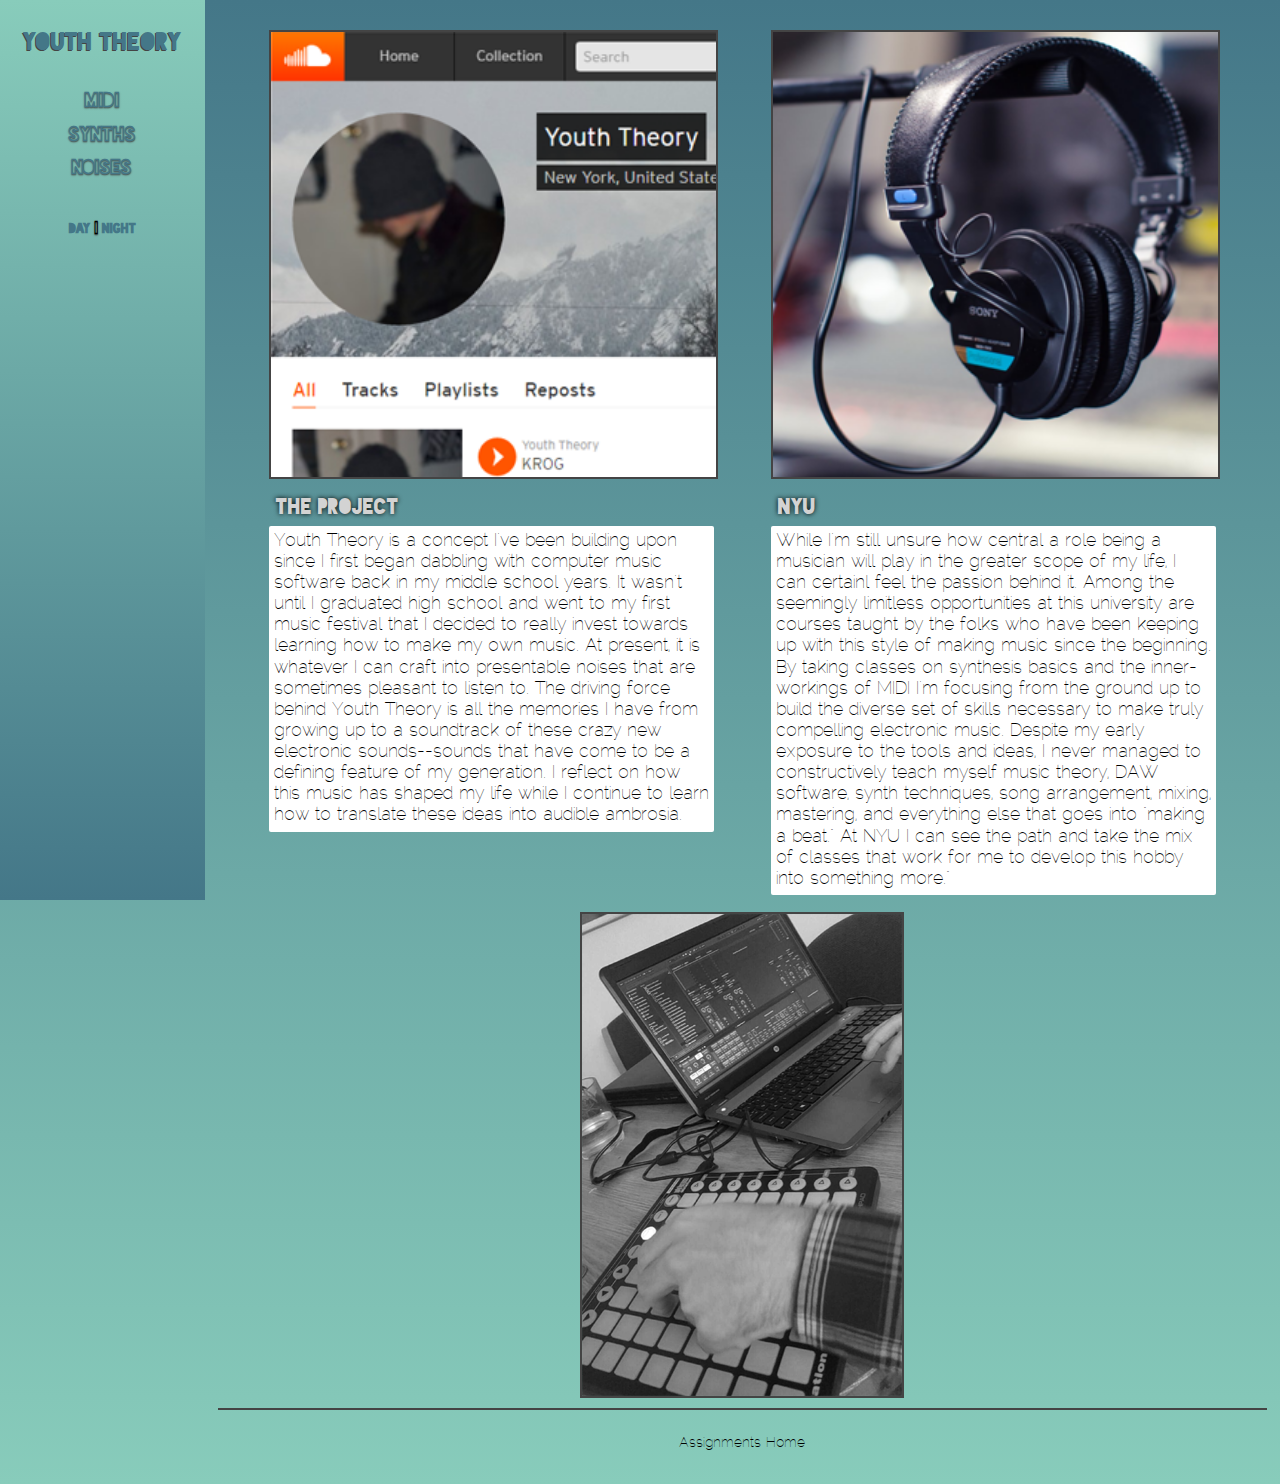
<file: index.html>
<!DOCTYPE html>

<html lang="en">
  <head>
    <meta charset="utf-8">
    <title>Responsive Design</title>

    <link rel="icon" type="image/png" href="images/favicon.png">

    <!-- Media query for narrow browser width -->
    <link rel="stylesheet" media="only screen and (max-width: 480px)" href="styles/mobile.css">

    <!-- Media query for medium browser width -->
    <link rel="stylesheet" media="only screen and (min-width: 481px) and (max-width: 960px)" href="styles/tablet.css">

    <!-- Media query for full browser width -->
    <link rel="stylesheet" media="only screen and (min-width: 961px)" href="styles/desktop.css">

    <!-- Prevent smartphones from scaling pages down -->
    <meta name="viewport" content="initial-scale=1">

  </head>

  <body>
    <div id="container">
      <div id="nav">
        <h1><a href="index.html">Youth Theory</a></h1>
        <ul>
          <li><a href="midi.html">MIDI</a></li>
          <li><a href="synths.html">Synths</a></li>
          <li><a href="noises.html">Noises</a></li>
        </ul>

        <div id="theme">
          <ul>
            <li class="theme day"><button>Day</button></li>
            <li class="theme">|</li>
            <li class="theme night"><button>Night</button></li>
          </ul>
        </div> <!-- close #theme -->
      </div> <!-- close #nav -->

      <div id="content">
        <div class="col1">
          <a href="https://www.soundcloud.com/youththeory"><img id='music' src="images/soundcloud.png" class="project_image" width="300" height="300" alt="The Youth Theory Soundcloud page"></a>
          <h2>The Project</h2>
          <p id='go'>Youth Theory is a concept I've been building upon since I first began dabbling with computer music software back in my middle school years. It wasn't until I graduated high school and went to my first music festival that I decided to really invest towards learning how to make my own music. At present, it is whatever I can craft into presentable noises that are sometimes pleasant to listen to. The driving force behind Youth Theory is all the memories I have from growing up to a soundtrack of these crazy new electronic sounds--sounds that have come to be a defining feature of my generation. I reflect on how this music has shaped my life while I continue to learn how to translate these ideas into audible ambrosia.</p>
        </div> <!-- close .col1 -->

        <div class="col2">
          <img src="images/headphones.png" class="project_image" width="300" height="300" alt="Sony MRD-7506 Headphones">
          <h2>NYU</h2>
          <p>While I'm still unsure how central a role being a musician will play in the greater scope of my life, I can certainl feel the passion behind it. Among the seemingly limitless opportunities at this university are courses taught by the folks who have been keeping up with this style of making music since the beginning. By taking classes on synthesis basics and the inner-workings of MIDI I'm focusing from the ground up to build the diverse set of skills necessary to make truly compelling electronic music. Despite my early exposure to the tools and ideas, I never managed to constructively teach myself music theory, DAW software, synth techniques, song arrangement, mixing, mastering, and everything else that goes into "making a beat." At NYU I can see the path and take the mix of classes that work for me to develop this hobby into something more."</p>
        </div> <!-- close .col2 -->

        <img src="images/live.png" class="wide_image" width="320" height="482" alt="Using the Launchpad with Ableton Live, B+W">
      </div> <!-- close #content -->

      <hr>

      <div id="footer">
        <p class="nobg"><a href="../index.html" id="footlink">Assignments Home</a></p>
      </div> <!-- close #footer -->
    </div> <!-- close #container -->

    <script src="scripts/jquery-1.12.3.min.js"></script>
    <script src="scripts/retina.min.js"></script>
    <script src="scripts/yt-script.js"></script>
  </body>
</html>
</file>
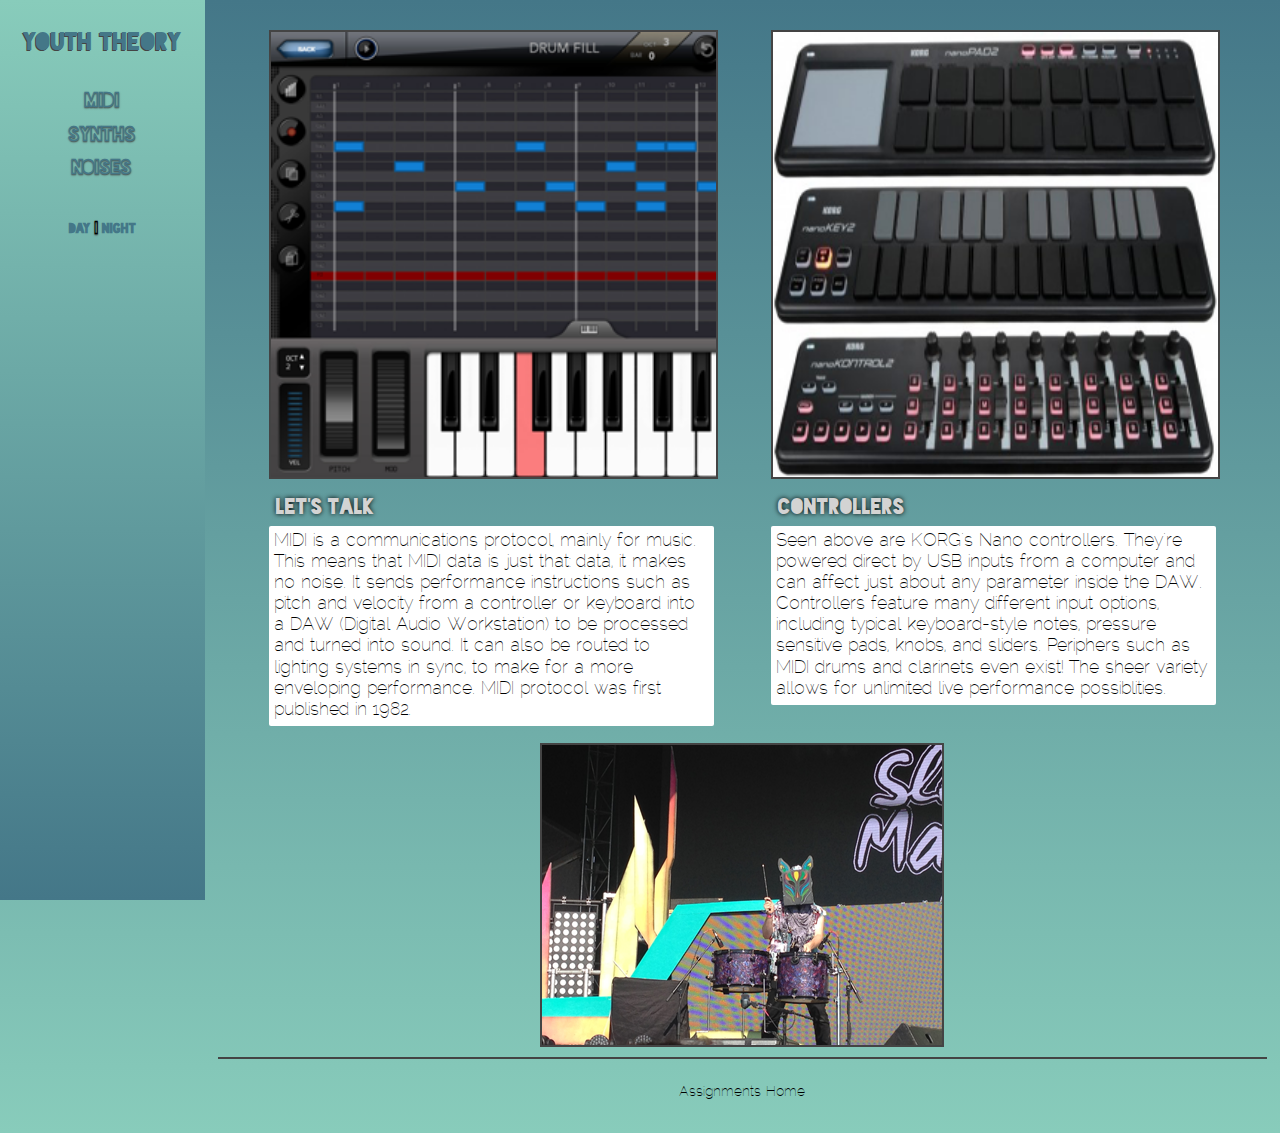
<file: midi.html>
<!DOCTYPE html>

<html lang="en">
  <head>
    <meta charset="utf-8">
    <title>Responsive Design</title>

    <link rel="icon" type="image/png" href="images/favicon.png">

    <!-- Media query for narrow browser width -->
    <link rel="stylesheet" media="only screen and (max-width: 480px)" href="styles/mobile.css">

    <!-- Media query for medium browser width -->
    <link rel="stylesheet" media="only screen and (min-width: 481px) and (max-width: 960px)" href="styles/tablet.css">

    <!-- Media query for full browser width -->
    <link rel="stylesheet" media="only screen and (min-width: 961px)" href="styles/desktop.css">

    <!-- Prevent smartphones from scaling pages down -->
    <meta name="viewport" content="initial-scale=1">

  </head>

  <body>
    <div id="container">
      <div id="nav">
        <h1><a href="index.html">Youth Theory</a></h1>
        <ul>
          <li><a href="midi.html">MIDI</a></li>
          <li><a href="synths.html">Synths</a></li>
          <li><a href="noises.html">Noises</a></li>
        </ul>

        <div id="theme">
          <ul>
            <li class="theme day"><button>Day</button></li>
            <li class="theme">|</li>
            <li class="theme night"><button>Night</button></li>
          </ul>
        </div> <!-- close #theme -->
      </div> <!-- close #nav -->

      <div id="content">
        <div class="col1">
          <img src="images/midi.png" class="project_image" width="300" height="300" alt="MIDI controller interfaceing with a DAW">
          <h2>Let's Talk</h2>
          <p>MIDI is a communications protocol, mainly for music. This means that MIDI data is just that: data, it makes no noise. It sends performance instructions such as pitch and velocity from a controller or keyboard into a DAW (Digital Audio Workstation) to be processed and turned into sound. It can also be routed to lighting systems in sync, to make for a more enveloping performance. MIDI protocol was first published in 1982.</p>
        </div> <!-- close .col1 -->

        <div class="col2">
          <img src="images/controllers.png" class="project_image" width="300" height="300" alt="KORG Nano MIDI controllers">
          <h2>Controllers</h2>
          <p>Seen above are KORG's Nano controllers. They're powered direct by USB inputs from a computer and can affect just about any parameter inside the DAW. Controllers feature many different input options, including typical keyboard-style notes, pressure sensitive pads, knobs, and sliders. Periphers such as MIDI drums and clarinets even exist! The sheer variety allows for unlimited live performance possiblities.</p>
        </div> <!-- close .col2 -->

        <img src="images/slowmagic.png" class="wide_image" width="400" height="300" alt="Slow Magic performing at Electric Forest">
      </div> <!-- close #content -->

      <hr>

      <div id="footer">
        <p class="nobg"><a href="../index.html" id="footlink">Assignments Home</a></p>
      </div> <!-- close #footer -->
    </div> <!-- close #container -->

    <script src="scripts/jquery-1.12.3.min.js"></script>
    <script src="scripts/retina.min.js"></script>
    <script src="scripts/yt-script.js"></script>
  </body>
</html>
</file>
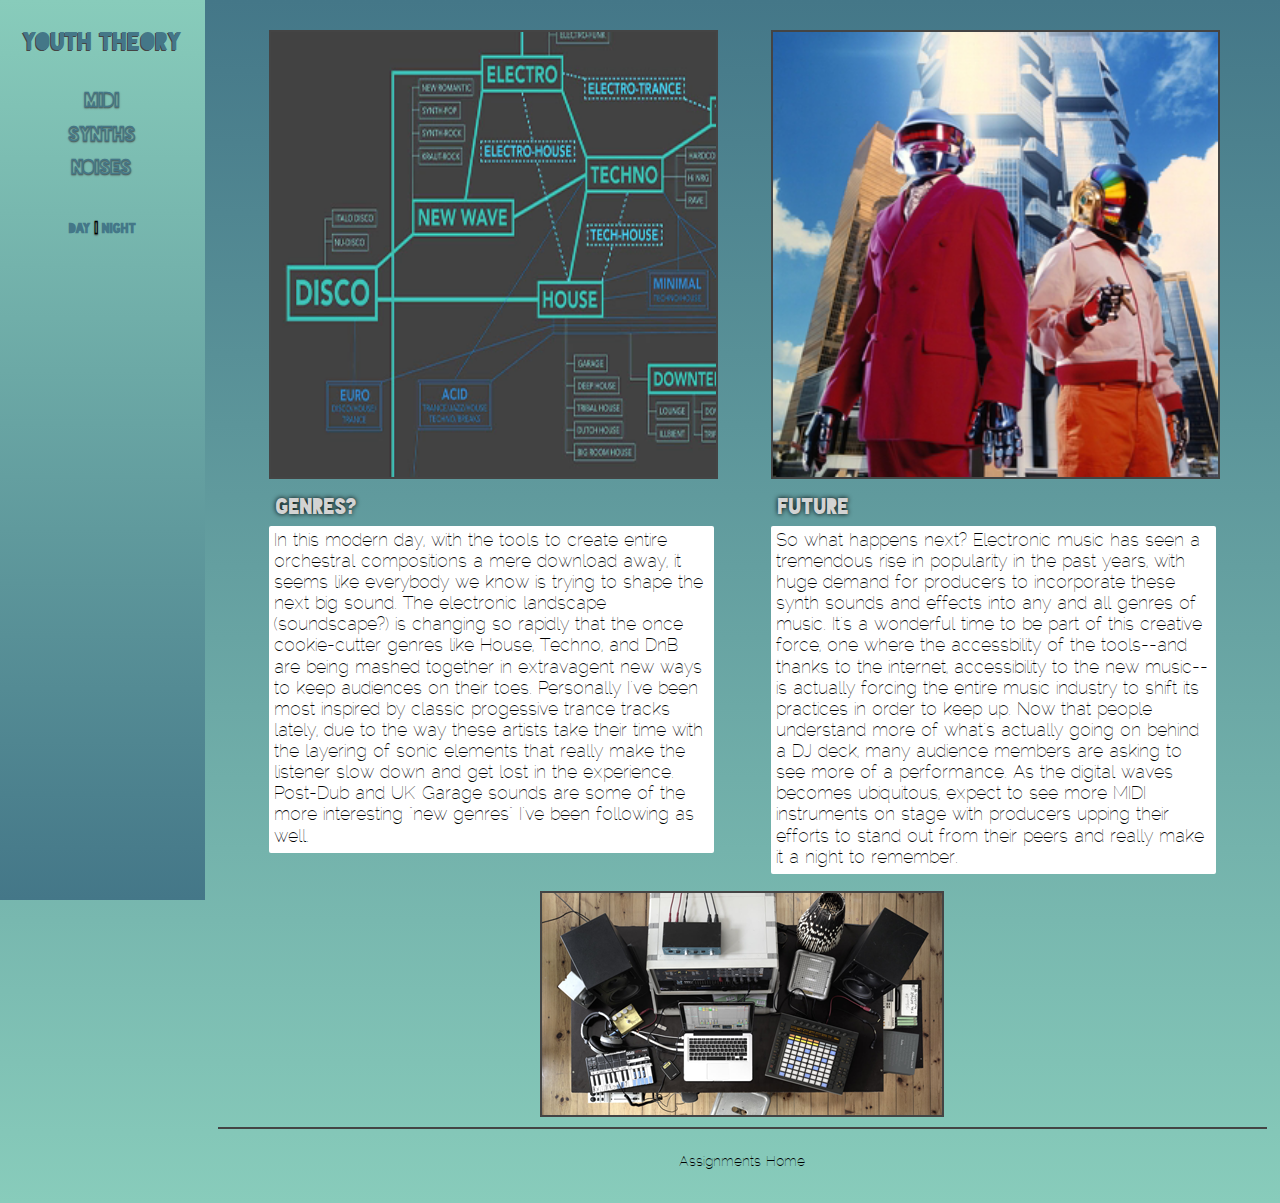
<file: noises.html>
<!DOCTYPE html>

<html lang="en">
  <head>
    <meta charset="utf-8">
    <title>Responsive Design</title>

    <link rel="icon" type="image/png" href="images/favicon.png">

    <!-- Media query for narrow browser width -->
    <link rel="stylesheet" media="only screen and (max-width: 480px)" href="styles/mobile.css">

    <!-- Media query for medium browser width -->
    <link rel="stylesheet" media="only screen and (min-width: 481px) and (max-width: 960px)" href="styles/tablet.css">

    <!-- Media query for full browser width -->
    <link rel="stylesheet" media="only screen and (min-width: 961px)" href="styles/desktop.css">

    <!-- Prevent smartphones from scaling pages down -->
    <meta name="viewport" content="initial-scale=1">

  </head>

  <body>
    <div id="container">
      <div id="nav">
        <h1><a href="index.html">Youth Theory</a></h1>
        <ul>
          <li><a href="midi.html">MIDI</a></li>
          <li><a href="synths.html">Synths</a></li>
          <li><a href="noises.html">Noises</a></li>
        </ul>

        <div id="theme">
          <ul>
            <li class="theme day"><button>Day</button></li>
            <li class="theme">|</li>
            <li class="theme night"><button>Night</button></li>
          </ul>
        </div> <!-- close #theme -->
      </div> <!-- close #nav -->

      <div id="content">
        <div class="col1">
          <img src="images/genres.png" class="project_image" width="300" height="300" alt="Genre Evolution Chart">
          <h2>Genres?</h2>
          <p>In this modern day, with the tools to create entire orchestral compositions a mere download away, it seems like everybody we know is trying to shape the next big sound. The electronic landscape (soundscape?) is changing so rapidly that the once cookie-cutter genres like House, Techno, and DnB are being mashed together in extravagent new ways to keep audiences on their toes. Personally I've been most inspired by classic progessive trance tracks lately, due to the way these artists take their time with the layering of sonic elements that really make the listener slow down and get lost in the experience. Post-Dub and UK Garage sounds are some of the more interesting "new genres" I've been following as well.</p>
        </div> <!-- close .col1 -->

        <div class="col2">
          <img src="images/daftpunk.png" class="project_image" width="300" height="300" alt="Futuristic Daft Punk">
          <h2>Future</h2>
          <p>So what happens next? Electronic music has seen a tremendous rise in popularity in the past years, with huge demand for producers to incorporate these synth sounds and effects into any and all genres of music. It's a wonderful time to be part of this creative force, one where the accessbility of the tools--and thanks to the internet, accessibility to the new music--is actually forcing the entire music industry to shift its practices in order to keep up. Now that people understand more of what's actually going on behind a DJ deck, many audience members are asking to see more of a performance. As the digital waves becomes ubiquitous, expect to see more MIDI instruments on stage with producers upping their efforts to stand out from their peers and really make it a night to remember.</p>
        </div> <!-- close .col2 -->

        <img src="images/ableton-setup.png" class="wide_image" width="400" height="222" alt="A home studio running Ableton Live">
      </div> <!-- close #content -->

      <hr>

      <div id="footer">
        <p class="nobg"><a href="../index.html" id="footlink">Assignments Home</a></p>
      </div> <!-- close #footer -->
    </div> <!-- close #container -->

    <script src="scripts/jquery-1.12.3.min.js"></script>
    <script src="scripts/retina.min.js"></script>
    <script src="scripts/yt-script.js"></script>
  </body>
</html>
</file>
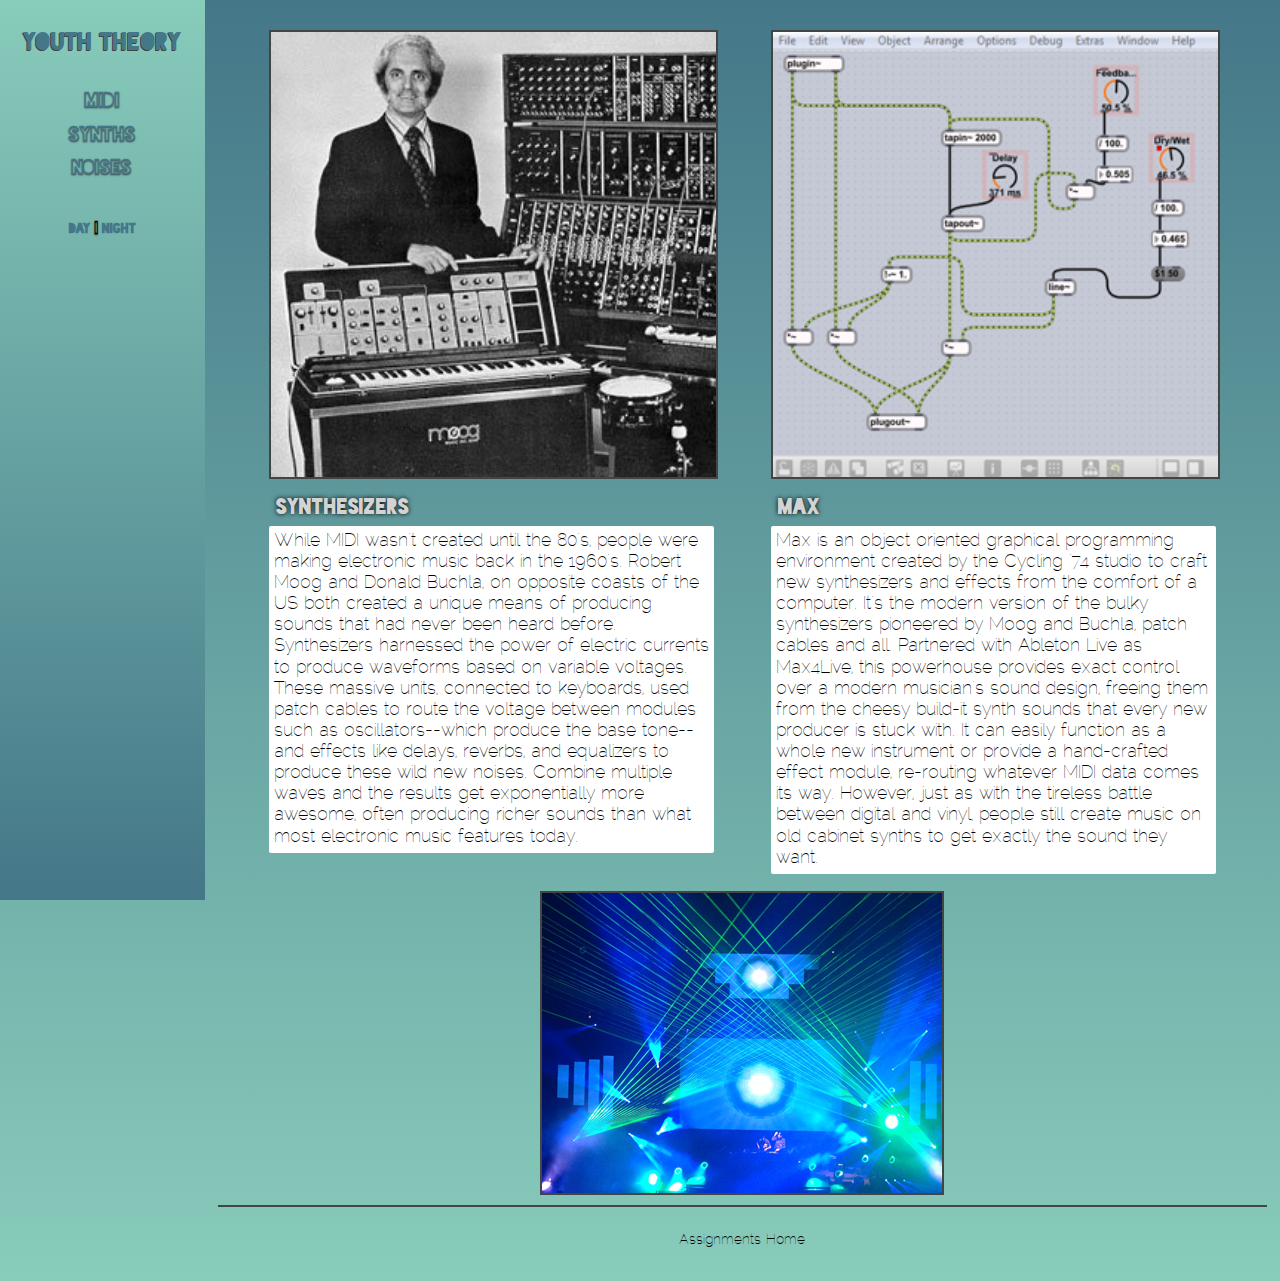
<file: synths.html>
<!DOCTYPE html>

<html lang="en">
  <head>
    <meta charset="utf-8">
    <title>Responsive Design</title>

    <link rel="icon" type="image/png" href="images/favicon.png">

    <!-- Media query for narrow browser width -->
    <link rel="stylesheet" media="only screen and (max-width: 480px)" href="styles/mobile.css">

    <!-- Media query for medium browser width -->
    <link rel="stylesheet" media="only screen and (min-width: 481px) and (max-width: 960px)" href="styles/tablet.css">

    <!-- Media query for full browser width -->
    <link rel="stylesheet" media="only screen and (min-width: 961px)" href="styles/desktop.css">

    <!-- Prevent smartphones from scaling pages down -->
    <meta name="viewport" content="initial-scale=1">

  </head>

  <body>
    <div id="container">
      <div id="nav">
        <h1><a href="index.html">Youth Theory</a></h1>
        <ul>
          <li><a href="midi.html">MIDI</a></li>
          <li><a href="synths.html">Synths</a></li>
          <li><a href="noises.html">Noises</a></li>
        </ul>

        <div id="theme">
          <ul>
            <li class="theme day"><button>Day</button></li>
            <li class="theme">|</li>
            <li class="theme night"><button>Night</button></li>
          </ul>
        </div> <!-- close #theme -->
      </div> <!-- close #nav -->

      <div id="content">
        <div class="col1">
          <img src="images/moog.png" class="project_image" width="300" height="300" alt="Moog next to his synthesizers">
          <h2>Synthesizers</h2>
          <p>While MIDI wasn't created until the 80's, people were making electronic music back in the 1960's. Robert Moog and Donald Buchla, on opposite coasts of the US both created a unique means of producing sounds that had never been heard before. Synthesizers harnessed the power of electric currents to produce waveforms based on variable voltages. These massive units, connected to keyboards, used patch cables to route the voltage between modules such as oscillators--which produce the base tone--and effects like delays, reverbs, and equalizers to produce these wild new noises. Combine multiple waves and the results get exponentially more awesome, often producing richer sounds than what most electronic music features today.</p>
        </div> <!-- close .col1 -->

        <div class="col2">
          <img src="images/max4live.png" class="project_image" width="300" height="300" alt="Max4Live Object Oriented Programming environment">
          <h2>Max</h2>
          <p>Max is an object oriented graphical programming environment created by the Cycling '74 studio to craft new synthesizers and effects from the comfort of a computer. It's the modern version of the bulky synthesizers pioneered by Moog and Buchla, patch cables and all. Partnered with Ableton Live as Max4Live, this powerhouse provides exact control over a modern musician's sound design, freeing them from the cheesy build-it synth sounds that every new producer is stuck with. It can easily function as a whole new instrument or provide a hand-crafted effect module, re-routing whatever MIDI data comes its way. However, just as with the tireless battle between digital and vinyl, people still create music on old cabinet synths to get exactly the sound they want.</p>
        </div> <!-- close .col2 -->

        <img src="images/zedsdead.png" class="wide_image" width="400" height="300" alt="Zeds Dead performing at Red Rocks Amphitheater">
      </div> <!-- close #content -->

      <hr>

      <div id="footer">
        <p class="nobg"><a href="../index.html" id="footlink">Assignments Home</a></p>
      </div> <!-- close #footer -->
    </div> <!-- close #container -->

    <script src="scripts/jquery-1.12.3.min.js"></script>
    <script src="scripts/retina.min.js"></script>
    <script src="scripts/yt-script.js"></script>
  </body>
</html>
</file>
<file: styles/mobile.css>
@charset "utf-8";

/* CSS3 Web Fonts */

@font-face {
  font-family: Sunrise;
  src:
    url('fonts/blackout_sunrise-webfont.ttf'),
    url('fonts/blackout_sunrise-webfont.svg'),
    url('fonts/blackout_sunrise-webfont.woff'),
    url('fonts/blackout_sunrise-webfont.eot');
}

@font-face {
  font-family: Midnight;
  src:
    url('fonts/blackout_midnight-webfont.ttf'),
    url('fonts/blackout_midnight-webfont.svg'),
    url('fonts/blackout_midnight-webfont.woff'),
    url('fonts/blackout_midnight-webfont.eot');
}

@font-face {
  font-family: Raleway;
  src:
    url('fonts/raleway_thin-webfont.ttf'),
    url('fonts/raleway_thin-webfont.svg'),
    url('fonts/raleway_thin-webfont.woff'),
    url('fonts/raleway_thin-webfont.eot');
}

body {
  margin: 0px;
  padding: 0px;
  /* Permalink - use to edit and share this gradient: http://colorzilla.com/gradient-editor/#447788+0,88ccbb+100 */
background: #447788; /* Old browsers */
background: -moz-linear-gradient(top,  #447788 0%, #88ccbb 100%); /* FF3.6-15 */
background: -webkit-linear-gradient(top,  #447788 0%,#88ccbb 100%); /* Chrome10-25,Safari5.1-6 */
background: linear-gradient(to bottom,  #447788 0%,#88ccbb 100%); /* W3C, IE10+, FF16+, Chrome26+, Opera12+, Safari7+ */
filter: progid:DXImageTransform.Microsoft.gradient( startColorstr='#447788', endColorstr='#88ccbb',GradientType=0 ); /* IE6-9 */
}

#container {
  width: 100%;
  padding-top: 80px;
}

/* Navigation */

#nav {
  /* Permalink - use to edit and share this gradient: http://colorzilla.com/gradient-editor/#88ccbb+0,447788+100 */
  background: #88ccbb; /* Old browsers */
  background: -moz-linear-gradient(top,  #88ccbb 0%, #447788 100%); /* FF3.6-15 */
  background: -webkit-linear-gradient(top,  #88ccbb 0%,#447788 100%); /* Chrome10-25,Safari5.1-6 */
  background: linear-gradient(to bottom,  #88ccbb 0%,#447788 100%); /* W3C, IE10+, FF16+, Chrome26+, Opera12+, Safari7+ */
  filter: progid:DXImageTransform.Microsoft.gradient( startColorstr='#88ccbb', endColorstr='#447788',GradientType=0 ); /* IE6-9 */

  width: 100%;
  height: 85px;
  position: fixed;
  z-index: 500;
  top: 0;
  left: 0;
  text-align: center;
}

ul {
  list-style-type: none;
  margin: 0px;
  padding: 0px;
  display: block;
  position: relative;
}

li {
  font-family: Sunrise, Helvetica, sans-serif;
  font-size: 1.2em;
  line-height: 1.5em;
  font-weight: bold;
  text-shadow: 0px 1px 1.5px #444444; /* Nice neon sign effect */
  padding-left: 5px;
  padding-right: 5px;
  display: inline-block;
}

#theme {
  position: relative;
}

.theme {
  padding: 0px;
  margin: 0px;
  font-size: 0.9em;
  display: inline-table;
}

/* Main Content */

#content {
  clear: both;
  margin-top: 25px;
  padding-left: 20px;
  padding-right: 20px;
}

/* Text */

h1 {
  font-family: Midnight, sans-serif;
  font-weight: normal;
  font-size: 1.5em;
  text-shadow: -1px 0.5px 0px #444444; /* Nice neon sign effect */
  margin: 0px;
  padding: 0px;
  padding-top: 10px;
}

h2, h3 {
  color: lightgrey;
  font-family: Midnight, sans-serif;;
  font-weight: normal;
  font-size: 1.3em;
  text-shadow: 0px 0px 5px black;
  margin: 0px;
  margin-bottom: -10px;
  padding: 0px;
  padding-top: 7px;
  padding-left: 7px;
}

p {
  background-color: white;
  color: black;
  font-family: Raleway, arial;
  font-weight: normal;
  font-size: 1.1em;
  line-height: 1.2em;
  padding: 5px;
  border-radius: 2px;
}

.nobg {
  background-color: rgba(0, 0, 0, 0);
  color: black;
}

/* Columns */

.col1 {
  width: 100%;
  position: relative;
  z-index: 300;
}

.col2 {
  width: 100%;
  position: relative;
  z-index: 200;
}

/* Images */

.project_image {
  border: 2.5px solid #444444;
  width: 100%;
  height: auto;
  margin-bottom: 7px;
}

.wide_image {
  clear: both;
  display: block;
  border: 2.5px solid #444444;
  margin-top: 40px;
  margin-left: auto;
  margin-right: auto;
  max-width: 100%;
  height: auto;
}

/* Footer */

hr {
  clear: both;
  margin: 0.3em;
  margin-top: 10px;
  border-style: inset;
  border-width: 0px;
  height: 2px;
  background: #444444;
}

#footer {
  text-align: center;
  font-size: 0.8em;
  padding-top: 2px;
  padding-bottom: 12px;
}

/* Link States */ /* NOTE: hover must come after link and visited, and active must come after hover. */

a {
  position: relative; /* plus a:active's "top: 1px;" produces a 'button' */
}

#footlink:link, #footlink:visited {
  color: black;
}

a:link, a:visited {
  color: #447788;
  text-decoration: none;
}

a:focus, a:hover, #footlink:focus, #footlink:hover {
  color: lightgrey;
}

a:active, #footlink:active {
  color: yellow;
  top: 1.2px;
}

button {
  border: none;
  padding: 0;
  background: transparent;
  cursor: pointer;
  color: #447788;
  font-family: Midnight, Helvetica, sans-serif;
  font-weight: bold;
}
</file>
<file: styles/tablet.css>
@charset "utf-8";

@import "mobile.css";

#container {
  padding-top: 0px;
}

#nav {
  width: 22%;
  height: 100%;
}

h1 {
  padding-top: 30px;
  padding-bottom: 30px;
}

li {
  display: block;
  line-height: 1.75em;
}

.theme {
  padding-top: 30px;
}

#content {
  width: 70%;
  float: right;
  padding-left: 4%;
  padding-right: 4%;
}

.col1 {
  width: 47%;
  float: left;
  margin-right: 6%;
}

.col2 {
  width: 47%;
  float: left;
}

hr {
  width: 76%;
  float: right;
  margin-left: 1%;
  margin-right: 1%;
}

#footer {
  width: 78%;
  float: right;
}
</file>
<file: styles/desktop.css>
@charset "utf-8";

@import "tablet.css";

#nav {
  width: 16%;
}

#content {
  margin-top: 30px;
  width: 74%;
  padding-left: 5%;
  padding-right: 5%;
}

hr {
  width: 82%;
}

#footer {
  width: 84%;
}
</file>
